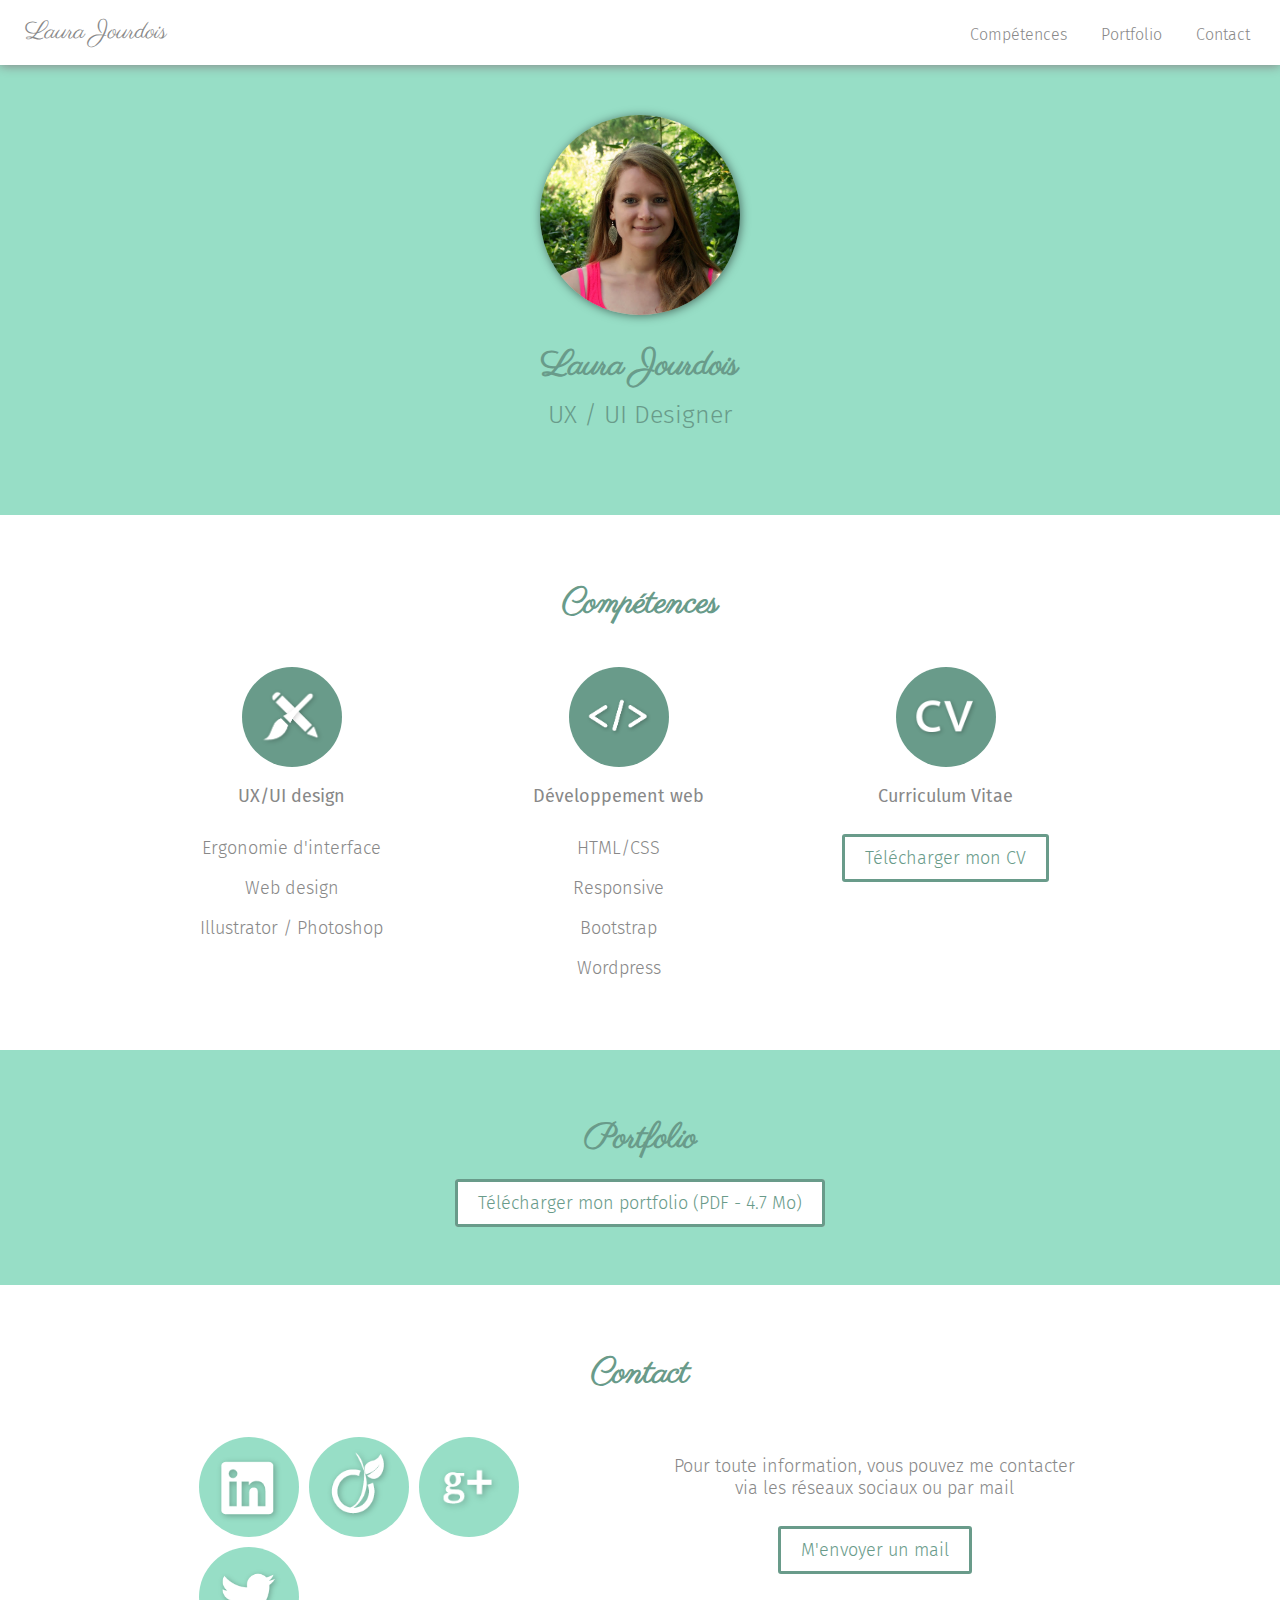
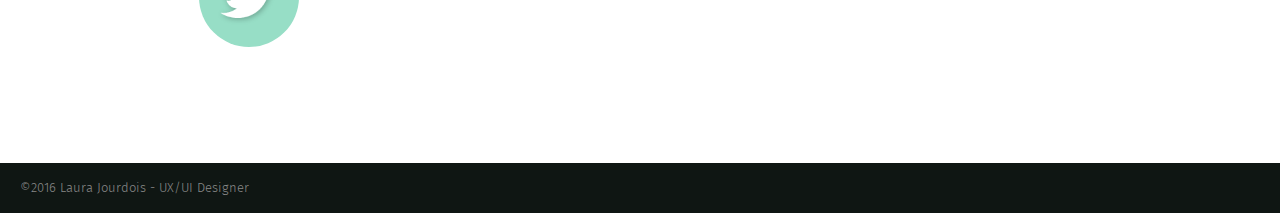
<file: index.html>
<!DOCTYPE html>
<html>
	<head>
		<meta charset="UTF-8">
		<title>Laura Jourdois</title>
		<link href='http://fonts.googleapis.com/css?family=Fira+Sans:300,400,700' rel='stylesheet' type='text/css'>
		<link rel="stylesheet" type="text/css" href="style.css" media="screen" />
		<link href='https://fonts.googleapis.com/css?family=Parisienne' rel='stylesheet' type='text/css'>
		<meta name="viewport" content="width=device-width, initial-scale=0.5" />
	</head>

	<body>
		<header>
			<a class="site-title" href="index.html">Laura Jourdois</a>
			<nav>
				<ul>
					<li><a href="#index-cv">Compétences</a></li>
					<li><a href="#index-portfolio">Portfolio</a></li>
					<li><a href="#index-contact">Contact</a></li>
				</ul>
			</nav>
		</header>
		
		<div class="content">
			<div id="index-top">
				<div class="photo">
					<img src="img/laura.jpg" alt=""/>
					<h1>Laura Jourdois</h1>
					<h2>UX / UI Designer</h2>
				</div>
			</div>
			<div id="index-cv">
				<div class="index-content">
					<h2>Compétences</h2>
					<div class="bloc-cv">
						<div class="img"><img src="img/comp-uxui.png" alt="" width="70px" style="    margin-top: 19px;"/></div>
						<p class="bloc-cv-title">UX/UI design<p>
							<p>Ergonomie d'interface</p>
							<p>Web design</p>
							<p>Illustrator / Photoshop</p>

					</div>
					<div class="bloc-cv">
						<div class="img"><img src="img/comp-dev.png" alt="" width="70px" style="    margin-top: 28px;"/></div>
						<p class="bloc-cv-title">Développement web</p>
							<p>HTML/CSS</p>
							<p>Responsive</p>
							<p>Bootstrap</p>
							<p>Wordpress</p>
					</div>
					<div class="bloc-cv">
						<div class="img"><img src="img/comp-cv.png" alt="" width="70px" style="    margin-top: 28px;"/></div>
						<p class="bloc-cv-title">Curriculum Vitae</p>
						<!--div><a class="cv" href="cv.html">Consulter mon CV en ligne</a></div-->
						<div style="margin-top:40px;"><a class="cv" onclick="ga('send', 'event', 'téléchargement-cv', 'click', 'pdf');" id="ddl-cv" href="doc/cv-lauraJourdois.pdf">Télécharger mon CV<a></div>
					</div>
				
				</div>
			</div>
			<div id="index-portfolio">
				<div class="index-content">
					<h2>Portfolio</h2>

					<!--div class="bloc-portfolio"></div>
					<div class="bloc-portfolio"></div>
					<div class="bloc-portfolio"></div>
					<div class="bloc-portfolio"></div-->
					<a onclick="ga('send', 'event', 'téléchargement-portfolio', 'click', 'pdf');" id="ddl-portfolio" class="portfolio" target="_blank" href="doc/portfolio-lauraJourdois.pdf">Télécharger mon portfolio (PDF - 4.7 Mo)</a>

				</div>
			</div>
			<div id="index-contact">
				<div class="index-content">
					<h2>Contact</h2>
					<div class="bloc-contact">
						<a class="a-social" href="https://fr.linkedin.com/in/laura-jourdois-b777a436
" target="_blank"><div class="social"><img src="img/social-linkedin.png" alt="" width="70px" style="margin-top: 17px;"/></div></a>
						<a class="a-social" target="_blank" href="http://fr.viadeo.com/fr/profile/laura.jourdois"><div class="social"><img src="img/social-viadeo.png" alt="" width="70px"  style="margin-top: 8px;"/></div></a>
						<a class="a-social" target="_blank" href="https://plus.google.com/+LauraJourdois"><div class="social"><img src="img/social-google.png" alt="" width="70px"  style="margin-top: 24px;"/></div></a>
						<a class="a-social" target="_blank" href="https://twitter.com/LauraJourdois"><div class="social"><img src="img/social-twitter.png" alt="" width="70px"  style="margin-top: 20px;"/></div></a>
					</div>
					<div class="bloc-contact">
						<p>Pour toute information, vous pouvez me contacter via les réseaux sociaux ou par mail</p>
						<a class="mail" href="mailto:laura.jourdois@gmail.com">M'envoyer un mail</a>
					</div>
				</div>

			</div>
		</div>
		<footer>
			<p>©2016 Laura Jourdois - UX/UI Designer</p>
		</footer>

		<script>
		  (function(i,s,o,g,r,a,m){i['GoogleAnalyticsObject']=r;i[r]=i[r]||function(){
		  (i[r].q=i[r].q||[]).push(arguments)},i[r].l=1*new Date();a=s.createElement(o),
		  m=s.getElementsByTagName(o)[0];a.async=1;a.src=g;m.parentNode.insertBefore(a,m)
		  })(window,document,'script','//www.google-analytics.com/analytics.js','ga');

		  ga('create', 'UA-72859620-1', 'auto');
		  ga('send', 'pageview');
		</script>

		<!--script>
	      $(document).ready(function(){
	        $('#ddl-portfolio').click(function() {
	          ga('send', 'event', 'ddl-portfolio', 
	                      'click', 'image');
	        });
	      });
      	</script>
      	<script>
	      $(document).ready(function(){
	        $('#ddl-cv').click(function() {
	          ga('send', 'event', 'ddl-cv', 
	                      'click', 'image');
	        });
	      });
      	</script-->
    

	</body>
</html>
</file>
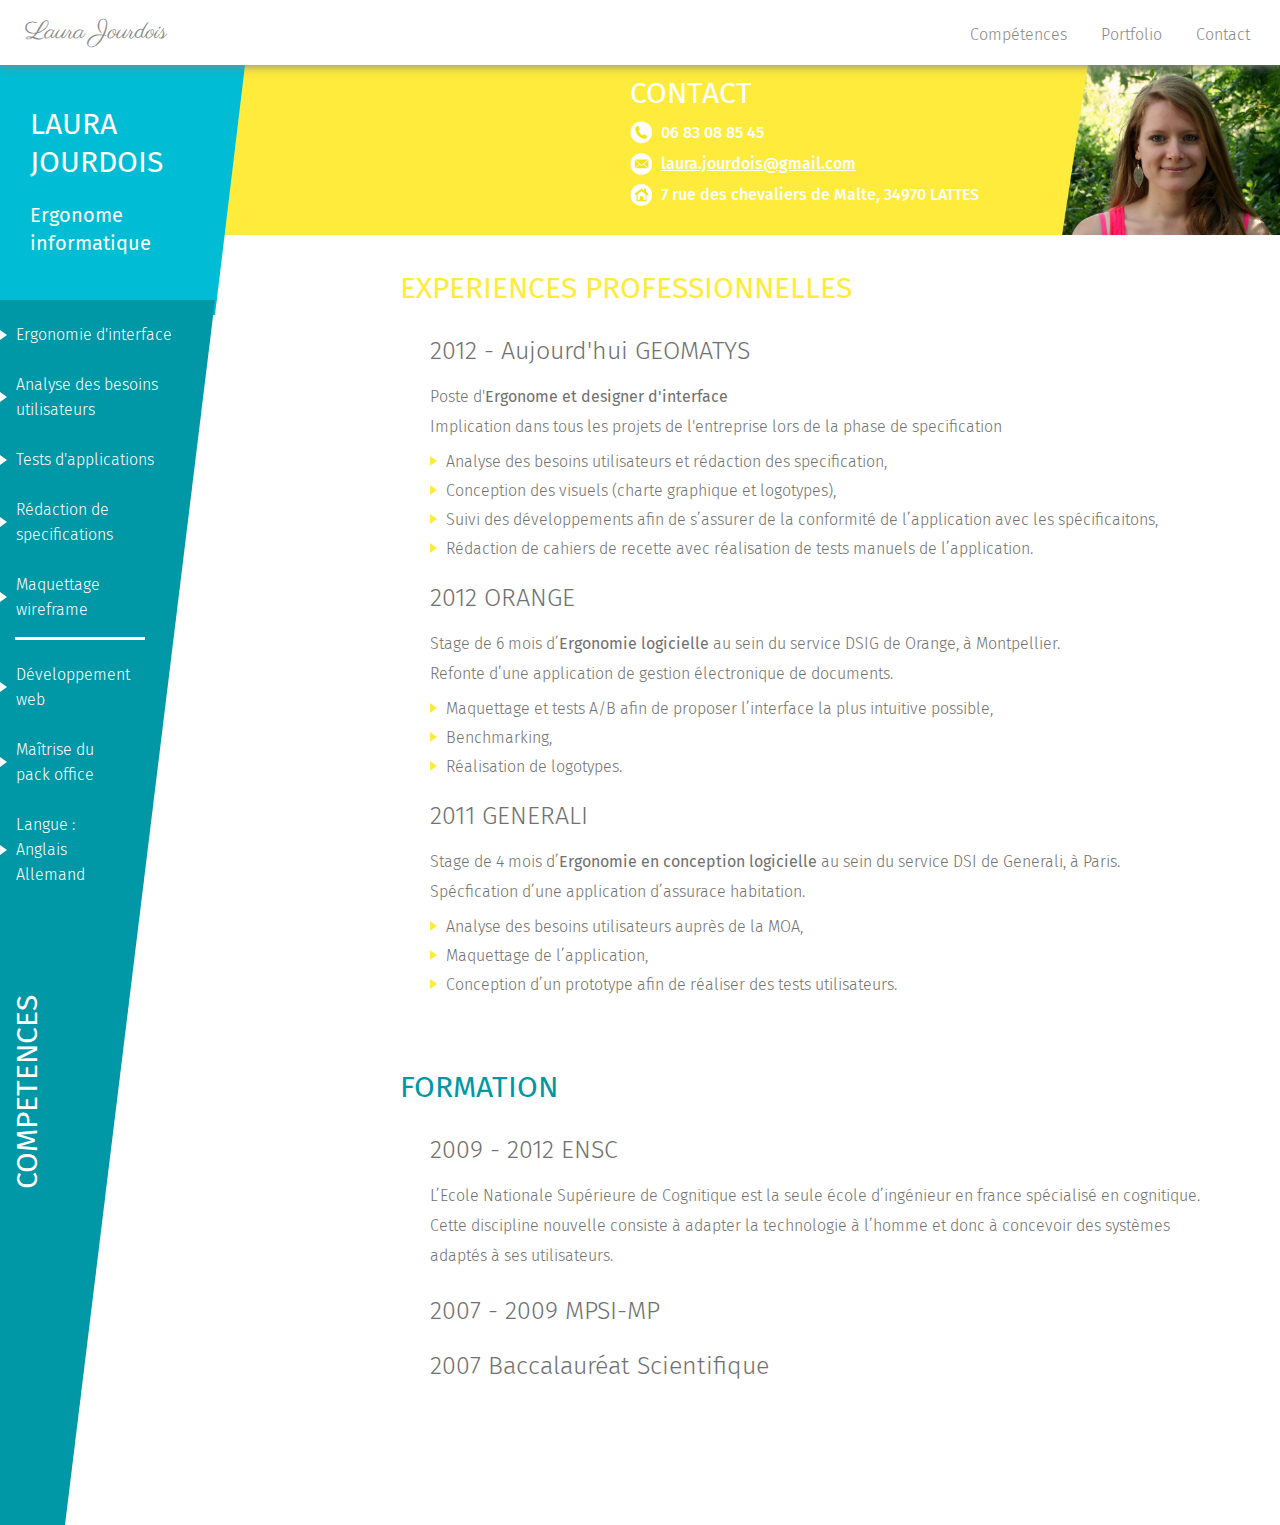
<file: cv.html>
<!DOCTYPE html>
<html>
	<head>
		<meta charset="UTF-8">
		<title>Laura Jourdois</title>
		<link href='http://fonts.googleapis.com/css?family=Fira+Sans:300,400,700' rel='stylesheet' type='text/css'>
		<link rel="stylesheet" type="text/css" href="style.css" media="screen" />
		<link href='https://fonts.googleapis.com/css?family=Parisienne' rel='stylesheet' type='text/css'>
		<meta name="viewport" content="width=device-width, initial-scale=0.5" />
	</head>

	<body>
		<header>
			<a class="site-title" href="index.html">Laura Jourdois</a>
			<nav>
				<ul>
					<li><a href="index.html#index-cv">Compétences</a></li>
					<li><a href="index.html#index-portfolio">Portfolio</a></li>
					<li><a href="index.html#index-contact">Contact</a></li>
				</ul>
			</nav>
		</header>
		
		<div class="content">
			<div class="right-top">
				<div class="right-top-content">
					<h3>CONTACT</h3>
					<div><img src="img/tel.png"/> <p>06 83 08 85 45</p></div>
					<div><img src="img/mail.png"/> <p><a href="mailto:laura.jourdois@gmail.com">laura.jourdois@gmail.com</a></p></div>
					<div><img src="img/adress.png"/> <p>7 rue des chevaliers de Malte, 34970 LATTES</p></div>

				</div>
				<div class="ma-photo"><img alt="" src="img/photo.png"/></div>
			</div>

			<div class="left"></div>
			<div class="left-bottom">
				<div class="competences">
					<h3>COMPETENCES</h3>
				</div>
			</div>
			<div class="left-content">
				<h1 class="name">
					LAURA <br/>
					JOURDOIS
				</h1>
				<h2 class="profession">
					Ergonome <br/>
					informatique
				</h2>
			</div>
			<div class="left-content-bottom">
				<ul>
					<li>Ergonomie d'interface</li>
					<li class="two">Analyse des besoins <br/>utilisateurs</li>
					<li>Tests d'applications</li>
					<li class="two">Rédaction de <br/>specifications</li>
					<li class="two">Maquettage <br/>wireframe</li>
				</ul>
				<div class="separation"></div>
				<ul>
					<li class="two">Développement <br/>web</li>
					<li class="two">Maîtrise du<br/>pack office</li>
					<li class="three">Langue :<br/>Anglais<br/>Allemand</li>
				</ul>
			</div>

			<div class="right-content-bottom">
				<div class="exp-pro">
					<h3>EXPERIENCES PROFESSIONNELLES</h3>
					<p class="date">2012 - Aujourd'hui GEOMATYS</p>
					<p class="description"> 
						Poste d'<b>Ergonome et designer d'interface</b><br/>
						Implication dans tous les projets de l'entreprise lors de la phase de specification
					</p>
					<ul>
						<li>Analyse des besoins utilisateurs et rédaction des specification,</li>
						<li>Conception des visuels (charte graphique et logotypes),</li>
						<li>Suivi des développements afin de s’assurer de la conformité de l’application avec les
						spécificaitons,</li>
						<li>Rédaction de cahiers de recette avec réalisation de tests manuels de l’application.</li>
					</ul>

					<p class="date">2012 ORANGE</p>
					<p class="description"> 
						Stage de 6 mois d’<b>Ergonomie logicielle</b> au sein du service DSIG de Orange, à Montpellier.<br/>
						Refonte d’une application de gestion électronique de documents.
					</p>
					<ul>
						<li>Maquettage et tests A/B afin de proposer l’interface la plus intuitive possible,</li>
						<li>Benchmarking,</li>
						<li>Réalisation de logotypes.</li>
					</ul>


					<p class="date">2011 GENERALI</p>
					<p class="description"> 
						Stage de 4 mois d’<b>Ergonomie en conception logicielle</b> au sein du service DSI de Generali, à Paris.<br/>
						Spécfication d’une application d’assurace habitation.
					</p>
					<ul>
						<li>Analyse des besoins utilisateurs auprès de la MOA,</li>
						<li>Maquettage de l’application,</li>
						<li>Conception d’un prototype afin de réaliser des tests utilisateurs.</li>
					</ul>
				</div>
				
				<div class="form">
					<h3>FORMATION</h3>
					<p class="date">2009 - 2012  ENSC</p>
					<p class="description"> 
						L’Ecole Nationale Supérieure de Cognitique est la seule école d’ingénieur en france
						spécialisé en cognitique. Cette discipline nouvelle consiste à adapter la technologie
						à l’homme et donc à concevoir des systèmes adaptés à ses utilisateurs.
					</p>

					<p class="date">2007 - 2009  MPSI-MP</p>

					<p class="date">2007  Baccalauréat Scientifique</p>

				</div>
			</div>
		</div>
	</body>
</html>
</file>
<file: style.css>
html{
	margin: auto;
	padding: auto;
}

body{
	padding:0;
	margin:0; 
	position: relative;
	font-family: 'Fira Sans', sans-serif;
	font-weight:300;
	color: #888;
}


/* ----- Header ----- */
header{
	position:fixed;
	top:0;
	z-index:100;
	width: 100%;
	height: 65px;
	background: white;
}
header a.site-title{
	font-family: 'Parisienne', cursive;
	font-size: 25px;
	float: left;
	margin-left: 25px;
	color:#888;
	text-decoration: none;
	padding-top:15px;
}
header a.site-title:hover{
	color:#97dec6;
}

header nav{
	text-align: right;
	height: 65px;
	box-shadow: 0px 1px 10px #868686;
}
header nav ul{
	margin:0;
	padding: 25px 15px  15px  15px;
}
header nav ul li{
	display: inline;
	padding: 25px 15px  15px  15px;
}
header nav ul li a{
	color:#888;
	text-decoration: none;
}
header nav ul li a:hover{
	color:#97dec6;
}

/* ---- Content Index ---- */
.content #index-top{
	height:450px;
	background-color:#97dec6;
}
.content #index-top .photo{
	text-align: center;
}
.content #index-top .photo img{
	width: 200px;
	height: 200px;
	border-radius:50%;
	margin-top: 50px;
	box-shadow: 1px 1px 10px rgba(0,0,0,0.5);
}
.content #index-top h1{
	color:#699b8a;
	font-family: 'Parisienne', cursive;
	font-size: 35px;
	margin-bottom: 10px;
}
.content #index-top h2{
	color:#699b8a;
	font-size: 25px;
	font-weight:300;
	margin-top:0;
}

.content #index-cv{
	height:470px;
	padding-top:65px;
	background-color:#fff;
	text-align: center;
}
.content #index-cv .index-content, .content #index-portfolio .index-content, .content #index-contact .index-content{
	max-width:1024px;
	text-align: center;
	margin: auto;
}
.content #index-cv .index-content h2, .content #index-portfolio .index-content h2, .content #index-contact .index-content h2{
	color:#699b8a;
	font-size: 25px;
	margin-top:0;
	font-family:'Parisienne'; 
	font-size:35px;
}
.content #index-cv .index-content div.bloc-cv{
	text-align: center;
	width: 30%;
	padding: 10px;
	float: left;
}
.content #index-cv .index-content div.bloc-cv .img{
	width:100px;
	height:100px;
	border-radius:50%;
	background-color:#699b8a;
	margin: auto;
}
.content #index-cv .index-content div.bloc-cv a.cv{
	padding:10px 20px;
	border-radius: 3px;
	border: solid 3px #699b8a;
	color: #699b8a;
	text-decoration: none;
	font-size: 18px;
	margin-top: 30px;
}
.content #index-cv .index-content div.bloc-cv a.cv:hover{
	color: #fff;
	background: #699b8a;
}
.content #index-cv .index-content div.bloc-cv p{
	font-size:18px;
	font-weight: 300;
}

.content #index-cv .index-content div.bloc-cv p.bloc-cv-title{
	font-size:18px;
	font-weight: normal;
	margin-bottom: 30px;
}



.content #index-portfolio{
	height:170px;
	padding-top:65px;
	background-color:#97dec6;
}
.content #index-portfolio .index-content div.bloc-portfolio{
	text-align: center;
	width: 40%;
	padding: 10px;
	float: left;
	background: white;
	border-radius: 3px;
	margin-left: 5%;
	height: 200px;
	box-shadow: 1px 1px 10px rgba(0,0,0,0.25);
	margin-bottom: 30px;
}
.content #index-portfolio .index-content a.portfolio{
	padding:10px 20px;
	border-radius: 3px;
	border: solid 3px #699b8a;
	color: #699b8a;
	text-decoration: none;
	font-size: 18px;
	margin-top: 30px;
	background: #fff;
}
.content #index-portfolio .index-content a.portfolio:hover{
	color: #fff;
	background: #699b8a;
}

.content #index-contact{
	height:400px;
	padding-top:65px;
	background-color:#fff;
}
.content #index-contact .index-content div.bloc-contact{
	text-align: center;
	width: 40%;
	padding: 10px;
	float: left;
	margin-left: 5%;
	font-size: 18px;
}
.content #index-contact .index-content div.bloc-contact a.a-social div.social{
	width:100px;
	height:100px;
	border-radius: 50%;
	background: #97dec6;
	margin: auto;
	float: left;
	margin-left: 10px;
	margin-bottom:10px;
}
.content #index-contact .index-content div.bloc-contact a.a-social:hover div.social{
	background: #699b8a;
}
.content #index-contact .index-content div.bloc-contact a.mail{
	padding:10px 20px;
	border-radius: 3px;
	border: solid 3px #699b8a;
	color: #699b8a;
	text-decoration: none;
	font-size: 18px;
}
.content #index-contact .index-content div.bloc-contact a.mail:hover{
	color: #fff;
	background: #699b8a;
}
.content #index-contact .index-content div.bloc-contact p{
	margin-bottom: 40px;
}


/* ---- Contenu cv ----- */
.content{
	padding-top:65px;
}
.content .left{
	width: 215px; 
	position: absolute;
    border-top: 250px solid #00BCD4;
    border-right: 30px solid transparent;
    height: 0px;
}
.content .left-bottom{
	width: 65px;
    position: absolute;
    border-top: 1225px solid #0097A7;
    border-right: 150px solid transparent;
    height: 0px;
    top: 300px;
}
.content .left-bottom .competences{
	position: absolute;
    bottom: 400px;
    left: -55px;
    z-index: 1;
	-webkit-transform: rotate(270deg);
       -moz-transform: rotate(270deg);
        -ms-transform: rotate(270deg);
         -o-transform: rotate(270deg);
			transform: rotate(270deg);
}
.content .left-bottom .competences h3{
	margin-top: 0;
	color: #fff;
    font-size: 30px;
    font-weight: normal;
}
.content .left-content{
	position: absolute;
}
.content .left-content .name{
	color: white;
	font-size:30px;
	line-height:38px;
	margin-top:40px;
	margin-left:30px;
	font-weight: normal;
}
.content .left-content .profession{
	color: white;
	font-size:20px;
	line-height:28px;
	margin-left:30px;
	margin-top:20px;
	font-weight: normal;
}
.content .right-top{
	width: 100%;
	background-color: #FFEB3B;
	height:170px;
	position: absolute;
}
.content .right-top .right-top-content{
	position: absolute;
	right: 300px;
	width: 350px;
}
.content .right-top .right-top-content h3{
    color: #fff;
    font-size: 30px;
    font-weight: normal;
    margin-top: 10px;
    margin-bottom: 5px;
}
.content .right-top .right-top-content p{
    color: #fff;
    margin-bottom: 0;
    margin-top: 0;
    display: inline-block;
    vertical-align: super;
	font-weight:500;
}
.content .right-top .right-top-content p a{
    color: #fff;
}
.content .right-top .right-top-content p a:hover{
    color: rgba(255,255,255,0.8);
}
.content .right-top .right-top-content img{
    margin-top: 5px;
    margin-right: 5px;
}
.content .right-top .ma-photo{
	position:absolute; 
	right:0; 
	top:0;
}
.content .right-top .ma-photo img{
	height:170px; 
	margin-top:0;
}

.content .left-content-bottom{
	position: absolute;
    top: 300px;
    left: 0;
}
.content .left-content-bottom ul{
	padding-left: 15px;
    color: white;
    margin: 0.75em 0;
    padding: 0 1em;
    list-style: none;
}
.content .left-content-bottom ul li:before{
	content: "";
    border-color: transparent white;
    border-style: solid;
    border-width: 0.35em 0 0.35em 0.45em;
    display: block;
    height: 0;
    width: 0;
    left: -1em;
    top: 1.1em;
    position: relative;
}
.content .left-content-bottom ul li.two:before{
	top: 1.9em;
}
.content .left-content-bottom ul li.three:before{
	top: 2.7em;
}
.content .left-content-bottom ul li{
	margin-bottom: 15px;
	line-height:25px;
}
.content .left-content-bottom .separation{
	border-bottom: solid white;
    width: 130px;
    margin-left: 15px;
}

.content .right-content-bottom{
	position: absolute;
    left: 400px;
    top: 240px;
    max-width: 800px;
}
.content .right-content-bottom .exp-pro h3{
	color: #FFEB3B;
	font-size: 30px;
	font-weight: normal;
}
.content .right-content-bottom .exp-pro .date{
	margin-left: 30px;
    font-size: 25px;
    color: rgb(113,113,113);
    margin-bottom: 15px;
}
.content .right-content-bottom .exp-pro .description{
	margin-left: 30px;
    color: rgb(113,113,113);
    line-height: 30px;
    margin-bottom: 0;
}
.content .right-content-bottom .exp-pro ul{
	padding-left: 15px;
    color: rgb(113,113,113);
    margin: 0.75em 0;
    padding: 0 1em;
    list-style: none;
    margin-top: 0;
    margin-left: 30px;
}
.content .right-content-bottom .exp-pro ul li:before{
	content: "";
    border-color: transparent #FFEB3B;
    border-style: solid;
    border-width: 0.35em 0 0.35em 0.45em;
    display: block;
    height: 0;
    width: 0;
    left: -1em;
    top: 0.9em;
    position: relative;
}

.content .right-content-bottom .form h3{
	color: #0097A7;
	font-size: 30px;
	font-weight: normal;
	margin-top: 75px;
}
.content .right-content-bottom .form .date{
	margin-left: 30px;
    font-size: 25px;
    color: rgb(113,113,113);
    margin-bottom: 15px;
}
.content .right-content-bottom .form .description{
	margin-left: 30px;
    color: rgb(113,113,113);
    line-height: 30px;
    margin-bottom: 0;
}
.content .right-content-bottom .form ul{
	padding-left: 15px;
    color: rgb(113,113,113);
    margin: 0.75em 0;
    padding: 0 1em;
    list-style: none;
    margin-top: 0;
    margin-left: 30px;
}
.content .right-content-bottom .form ul li:before{
	content: "";
    border-color: transparent #FFEB3B;
    border-style: solid;
    border-width: 0.35em 0 0.35em 0.45em;
    display: block;
    height: 0;
    width: 0;
    left: -1em;
    top: 0.9em;
    position: relative;
}

.separation-content{
	border: solid 2px #0097A7;
	left: 0;
	position: absolute;
	top: 1030px;
	width:100%;
}


footer{
	background: #0f1613;
	height: 50px;
	width:100%;
}
footer p{
	font-size: 13px;
	padding-top: 17px;
	padding-left:20px;
}


/* -------- Responsive ---------- */
@media screen and (min-width:1151px) and (max-width:1200px){
	.content .right-content-bottom{
		left: 300px;
	}
}

@media screen and (min-width:901px) and (max-width:1150px){
	.content .right-content-bottom{
		max-width: 650px;
		left: 270px;
	}
	.separation-content{
		top: 1125px;
	}
	.content .right-top .right-top-content{
		left: 275px;
	}
}

@media screen and (min-width:701px) and (max-width:900px){
	.content .right-content-bottom{
		max-width: 400px;
		left: 250px;
	}
	.separation-content{
		top: 1400px;
	}
	.content .right-top .ma-photo{
		display:none;
	}
	.content .right-top .right-top-content{
		left: 275px;
	}
	.content .left-bottom {
		width: 25px;
		border-top: 1525px solid #0097A7;
		border-right: 190px solid transparent;
	}
	.content .left-bottom .competences{
		bottom: 700px;
	}
}

@media screen and (max-width:700px){
	.content .right-content-bottom{
		max-width: 400px;
		left: 35px;
		top: 300px;
	}
	.separation-content {
		top: 1475px;
	}
	.content .right-top .ma-photo{
		display:none;
	}
	.content .right-top .right-top-content{
		left: 275px;
	}
	.content .left-bottom {
		display:none;
	}
}
</file>
